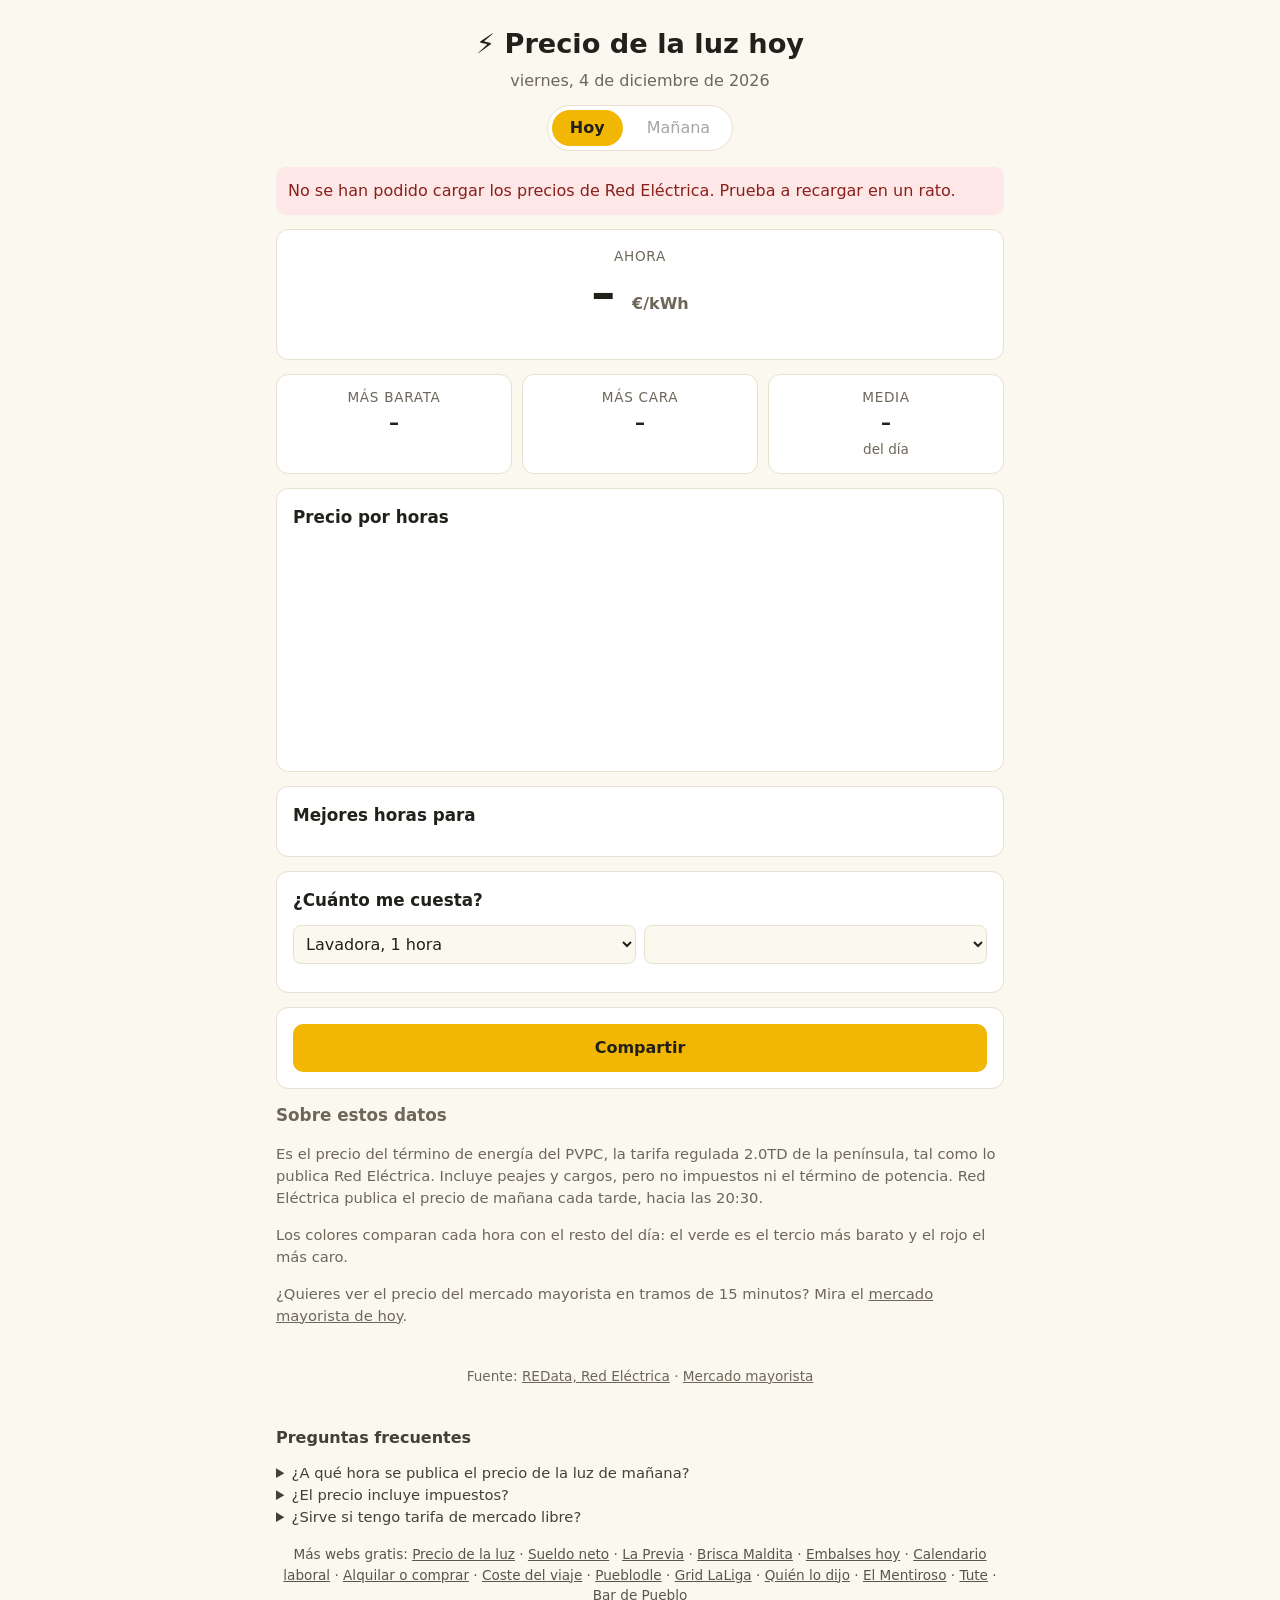
<file: index.html>
<!DOCTYPE html>
<html lang="es">
<head>
<meta charset="UTF-8">
<meta name="viewport" content="width=device-width, initial-scale=1, viewport-fit=cover">
<title>Precio de la luz hoy por horas — PVPC actualizado</title>
<meta name="description" content="Precio de la luz hoy y mañana por horas (PVPC). Hora más barata y más cara, mejores horas para poner la lavadora o cargar el coche. Datos oficiales de Red Eléctrica.">
<link rel="canonical" href="https://adrianezd.github.io/precio-luz-hoy/">
<link rel="icon" type="image/svg+xml" href="favicon.svg">
<link rel="manifest" href="manifest.json">
<meta name="theme-color" content="#f2b705">
<meta property="og:type" content="website">
<meta property="og:title" content="Precio de la luz hoy por horas">
<meta property="og:description" content="Hora más barata, más cara y mejores horas para la lavadora. Datos oficiales de Red Eléctrica.">
<meta property="og:url" content="https://adrianezd.github.io/precio-luz-hoy/">
<meta property="og:locale" content="es_ES">
<link rel="stylesheet" href="style.css">
<!-- seo -->
<meta name="keywords" content="precio luz hoy, precio luz mañana, pvpc, precio luz por horas, hora más barata luz, mercado mayorista">
<meta name="robots" content="index, follow, max-image-preview:large">
<meta name="author" content="adrianezd">
<meta property="og:site_name" content="Precio de la luz hoy">
<meta property="og:image" content="https://adrianezd.github.io/precio-luz-hoy/favicon.svg">
<meta name="twitter:card" content="summary">
<meta name="twitter:title" content="Precio de la luz hoy">
<meta name="twitter:description" content="Precio de la luz hoy y mañana por horas (PVPC), con la hora más barata y la más cara. Datos oficiales de Red Eléctrica.">
<script type="application/ld+json">{"@context":"https://schema.org","@graph":[{"@type":"WebApplication","name":"Precio de la luz hoy","url":"https://adrianezd.github.io/precio-luz-hoy/","description":"Precio de la luz hoy y mañana por horas (PVPC), con la hora más barata y la más cara. Datos oficiales de Red Eléctrica.","inLanguage":"es","applicationCategory":"UtilitiesApplication","operatingSystem":"Any","isAccessibleForFree":true,"offers":{"@type":"Offer","price":"0","priceCurrency":"EUR"},"author":{"@type":"Person","name":"adrianezd"}},{"@type":"FAQPage","mainEntity":[{"@type":"Question","name":"¿A qué hora se publica el precio de la luz de mañana?","acceptedAnswer":{"@type":"Answer","text":"Red Eléctrica publica el PVPC del día siguiente cada tarde, hacia las 20:30."}},{"@type":"Question","name":"¿El precio incluye impuestos?","acceptedAnswer":{"@type":"Answer","text":"No. Es el término de energía del PVPC con peajes y cargos, sin IVA, impuesto eléctrico ni término de potencia."}},{"@type":"Question","name":"¿Sirve si tengo tarifa de mercado libre?","acceptedAnswer":{"@type":"Answer","text":"Solo de referencia. Con tarifa libre pagas el precio que marque tu contrato, no el PVPC."}}]}]}</script>
<!-- /seo -->
</head>
<body>
<header class="top">
  <h1>⚡ Precio de la luz <span id="titDia">hoy</span></h1>
  <p class="sub" id="fecha">Cargando datos de Red Eléctrica…</p>
  <div class="tabs">
    <button class="tab activa" data-dia="hoy">Hoy</button>
    <button class="tab" data-dia="manana">Mañana</button>
  </div>
</header>

<main>
  <p id="error" class="aviso" hidden></p>

  <section class="tarjeta ahora" id="bloqueAhora">
    <div class="etq" id="etqAhora">Ahora</div>
    <div class="grande"><span id="precioAhora">–</span> <small>€/kWh</small></div>
    <div class="nivel" id="nivelAhora"></div>
  </section>

  <section class="cifras">
    <div class="tarjeta"><div class="etq">Más barata</div><b id="minP">–</b><span id="minH"></span></div>
    <div class="tarjeta"><div class="etq">Más cara</div><b id="maxP">–</b><span id="maxH"></span></div>
    <div class="tarjeta"><div class="etq">Media</div><b id="medP">–</b><span>del día</span></div>
  </section>

  <section class="tarjeta">
    <h2>Precio por horas</h2>
    <div id="grafica" class="grafica"></div>
  </section>

  <section class="tarjeta">
    <h2>Mejores horas para</h2>
    <ul class="mejores" id="mejores"></ul>
  </section>

  <section class="tarjeta">
    <h2>¿Cuánto me cuesta?</h2>
    <div class="calc">
      <select id="aparato">
        <option value="2|1">Lavadora, 1 hora</option>
        <option value="1.8|1.5">Lavavajillas, 1,5 horas</option>
        <option value="2.5|1">Secadora, 1 hora</option>
        <option value="2|0.5">Horno, 30 minutos</option>
        <option value="1|1">Aire acondicionado, 1 hora</option>
        <option value="7.4|4">Coche eléctrico, 4 horas</option>
      </select>
      <select id="horaCalc"></select>
    </div>
    <p class="resultado" id="coste"></p>
  </section>

  <section class="tarjeta">
    <button class="boton" id="compartir">Compartir</button>
  </section>

  <section class="texto">
    <h2>Sobre estos datos</h2>
    <p>Es el precio del término de energía del PVPC, la tarifa regulada 2.0TD de la península, tal como lo publica Red Eléctrica. Incluye peajes y cargos, pero no impuestos ni el término de potencia. Red Eléctrica publica el precio de mañana cada tarde, hacia las 20:30.</p>
    <p>Los colores comparan cada hora con el resto del día: el verde es el tercio más barato y el rojo el más caro.</p>
    <p>¿Quieres ver el precio del mercado mayorista en tramos de 15 minutos? Mira el <a href="mayorista/">mercado mayorista de hoy</a>.</p>
  </section>
</main>
<footer>Fuente: <a href="https://www.ree.es/es/apidatos" rel="noopener">REData, Red Eléctrica</a> · <a href="mayorista/">Mercado mayorista</a></footer>
<!-- red -->
<section class="seo-faq" style="max-width:760px;margin:0 auto;padding:8px 16px;font-size:.92rem;opacity:.85"><h2 style="font-size:1rem">Preguntas frecuentes</h2><details><summary>¿A qué hora se publica el precio de la luz de mañana?</summary><p>Red Eléctrica publica el PVPC del día siguiente cada tarde, hacia las 20:30.</p></details><details><summary>¿El precio incluye impuestos?</summary><p>No. Es el término de energía del PVPC con peajes y cargos, sin IVA, impuesto eléctrico ni término de potencia.</p></details><details><summary>¿Sirve si tengo tarifa de mercado libre?</summary><p>Solo de referencia. Con tarifa libre pagas el precio que marque tu contrato, no el PVPC.</p></details></section>
<nav class="seo-red" style="max-width:760px;margin:0 auto;padding:8px 16px 28px;font-size:.85rem;opacity:.75;text-align:center">Más webs gratis: <a href="https://adrianezd.github.io/precio-luz-hoy/">Precio de la luz</a> · <a href="https://adrianezd.github.io/sueldo-neto/">Sueldo neto</a> · <a href="https://adrianezd.github.io/la-previa/">La Previa</a> · <a href="https://adrianezd.github.io/brisca-maldita/">Brisca Maldita</a> · <a href="https://adrianezd.github.io/embalses-hoy/">Embalses hoy</a> · <a href="https://adrianezd.github.io/calendario-laboral/">Calendario laboral</a> · <a href="https://adrianezd.github.io/alquilar-o-comprar/">Alquilar o comprar</a> · <a href="https://adrianezd.github.io/coste-viaje/">Coste del viaje</a> · <a href="https://adrianezd.github.io/pueblodle/">Pueblodle</a> · <a href="https://adrianezd.github.io/grid-laliga/">Grid LaLiga</a> · <a href="https://adrianezd.github.io/quien-lo-dijo/">Quién lo dijo</a> · <a href="https://adrianezd.github.io/el-mentiroso/">El Mentiroso</a> · <a href="https://adrianezd.github.io/tute/">Tute</a> · <a href="https://adrianezd.github.io/bar-de-pueblo/">Bar de Pueblo</a></nav>
<!-- /red -->
<script src="script.js"></script>
</body>
</html>
</file>
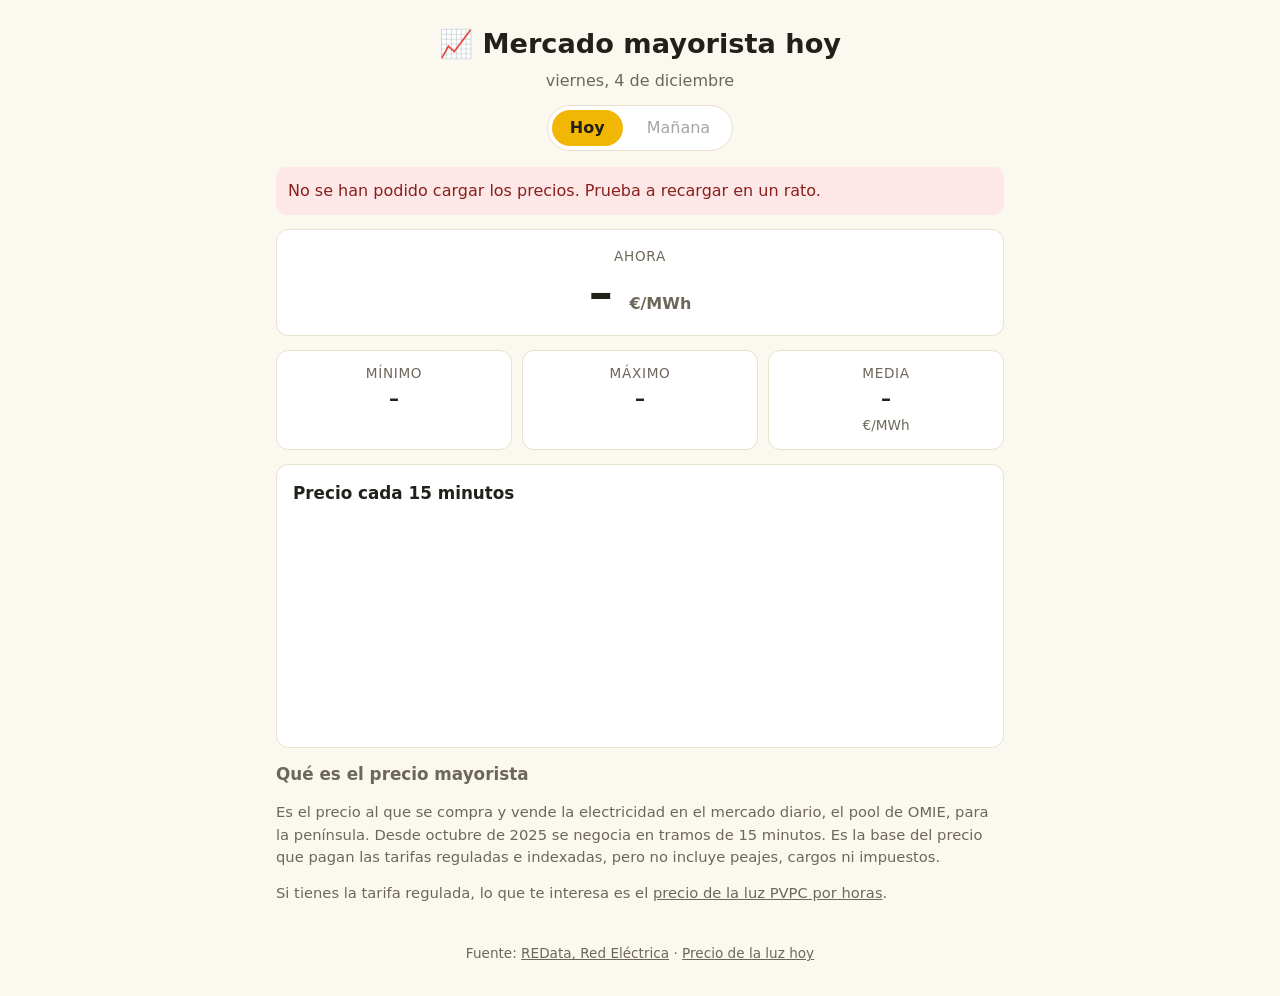
<file: mayorista/index.html>
<!DOCTYPE html>
<html lang="es">
<head>
<meta charset="UTF-8">
<meta name="viewport" content="width=device-width, initial-scale=1, viewport-fit=cover">
<title>Precio de la luz en el mercado mayorista hoy — Cuartos de hora</title>
<meta name="description" content="Precio del mercado mayorista de electricidad (pool, OMIE) de hoy y mañana en tramos de 15 minutos, con el mínimo, el máximo y la media. Datos de Red Eléctrica.">
<link rel="canonical" href="https://adrianezd.github.io/precio-luz-hoy/mayorista/">
<link rel="icon" type="image/svg+xml" href="../favicon.svg">
<meta name="theme-color" content="#f2b705">
<meta property="og:type" content="website">
<meta property="og:title" content="Precio mayorista de la luz hoy">
<meta property="og:description" content="El pool eléctrico en tramos de 15 minutos, hoy y mañana.">
<meta property="og:url" content="https://adrianezd.github.io/precio-luz-hoy/mayorista/">
<meta property="og:locale" content="es_ES">
<link rel="stylesheet" href="../style.css">
<style>.grafica { gap: 0; } .barra { border-radius: 0; } .barra .h { display: none; } .barra.marca .h { display: block; }</style>
</head>
<body>
<header class="top">
  <h1>📈 Mercado mayorista <span id="titDia">hoy</span></h1>
  <p class="sub" id="fecha">Cargando datos de Red Eléctrica…</p>
  <div class="tabs">
    <button class="tab activa" data-dia="hoy">Hoy</button>
    <button class="tab" data-dia="manana">Mañana</button>
  </div>
</header>
<main>
  <p id="error" class="aviso" hidden></p>
  <section class="tarjeta ahora" id="bloqueAhora">
    <div class="etq" id="etqAhora">Ahora</div>
    <div class="grande"><span id="precioAhora">–</span> <small>€/MWh</small></div>
  </section>
  <section class="cifras">
    <div class="tarjeta"><div class="etq">Mínimo</div><b id="minP">–</b><span id="minH"></span></div>
    <div class="tarjeta"><div class="etq">Máximo</div><b id="maxP">–</b><span id="maxH"></span></div>
    <div class="tarjeta"><div class="etq">Media</div><b id="medP">–</b><span>€/MWh</span></div>
  </section>
  <section class="tarjeta">
    <h2>Precio cada 15 minutos</h2>
    <div id="grafica" class="grafica"></div>
  </section>
  <section class="texto">
    <h2>Qué es el precio mayorista</h2>
    <p>Es el precio al que se compra y vende la electricidad en el mercado diario, el pool de OMIE, para la península. Desde octubre de 2025 se negocia en tramos de 15 minutos. Es la base del precio que pagan las tarifas reguladas e indexadas, pero no incluye peajes, cargos ni impuestos.</p>
    <p>Si tienes la tarifa regulada, lo que te interesa es el <a href="../">precio de la luz PVPC por horas</a>.</p>
  </section>
</main>
<footer>Fuente: <a href="https://www.ree.es/es/apidatos" rel="noopener">REData, Red Eléctrica</a> · <a href="../">Precio de la luz hoy</a></footer>
<script src="mayorista.js"></script>
</body>
</html>
</file>
<file: style.css>
[hidden] { display: none !important; }
:root {
  --bg: #fbf8ef; --card: #fff; --text: #22201a; --muted: #6d675a; --border: #e8e1cf;
  --accent: #f2b705; --bajo: #2f9e6e; --medio: #e0a21b; --alto: #d9534f; --radius: 12px;
}
@media (prefers-color-scheme: dark) {
  :root { --bg: #16150f; --card: #22201a; --text: #f3efe2; --muted: #aaa391; --border: #38342a; }
}
* { box-sizing: border-box; }
body { margin: 0; background: var(--bg); color: var(--text); font: 16px/1.5 system-ui, -apple-system, Segoe UI, Roboto, sans-serif; }
.top { text-align: center; padding: 24px 16px 8px; }
h1 { margin: 0; font-size: 1.7rem; }
h2 { font-size: 1.05rem; margin: 0 0 12px; }
.sub { color: var(--muted); margin: 4px 0 12px; }
.tabs { display: inline-flex; gap: 6px; background: var(--card); border: 1px solid var(--border); border-radius: 999px; padding: 4px; }
.tab { border: 0; background: none; color: var(--text); padding: 6px 18px; border-radius: 999px; font: inherit; cursor: pointer; }
.tab.activa { background: var(--accent); color: #22201a; font-weight: 700; }
.tab:disabled { opacity: .4; cursor: default; }
main { max-width: 760px; margin: 0 auto; padding: 8px 16px 24px; display: grid; gap: 14px; }
.tarjeta { background: var(--card); border: 1px solid var(--border); border-radius: var(--radius); padding: 16px; }
.ahora { text-align: center; }
.etq { color: var(--muted); font-size: .85rem; text-transform: uppercase; letter-spacing: .05em; }
.grande { font-size: 3rem; font-weight: 800; line-height: 1.1; font-variant-numeric: tabular-nums; }
.grande small { font-size: 1rem; font-weight: 600; color: var(--muted); }
.nivel { display: inline-block; margin-top: 6px; padding: 2px 12px; border-radius: 999px; color: #fff; font-weight: 700; font-size: .9rem; }
.cifras { display: grid; grid-template-columns: repeat(3, 1fr); gap: 10px; }
.cifras .tarjeta { text-align: center; padding: 12px 6px; }
.cifras b { display: block; font-size: 1.25rem; font-variant-numeric: tabular-nums; }
.cifras span { color: var(--muted); font-size: .85rem; }
.grafica { display: grid; grid-template-columns: repeat(24, 1fr); align-items: end; gap: 2px; height: 190px; }
.barra { position: relative; border-radius: 3px 3px 0 0; min-height: 4px; }
.barra.actual { outline: 2px solid var(--text); outline-offset: 1px; }
.barra .h { position: absolute; bottom: -20px; left: 50%; transform: translateX(-50%); font-size: .65rem; color: var(--muted); }
.grafica { margin-bottom: 22px; }
.mejores { list-style: none; margin: 0; padding: 0; display: grid; gap: 8px; }
.mejores li { display: flex; justify-content: space-between; gap: 10px; border-bottom: 1px solid var(--border); padding-bottom: 8px; }
.mejores li:last-child { border: 0; }
.calc { display: flex; gap: 8px; flex-wrap: wrap; }
select { flex: 1; min-width: 150px; padding: 8px; border-radius: 8px; border: 1px solid var(--border); background: var(--bg); color: var(--text); font: inherit; }
.resultado { font-size: 1.1rem; margin: 12px 0 0; }
.boton { width: 100%; border: 0; background: var(--accent); color: #22201a; font: inherit; font-weight: 700; padding: 12px; border-radius: 10px; cursor: pointer; }
.aviso { background: #fde8e7; color: #8a1f1b; padding: 12px; border-radius: 10px; margin: 0; }
.texto { color: var(--muted); font-size: .92rem; }
footer { text-align: center; color: var(--muted); font-size: .85rem; padding: 0 16px 32px; }
a { color: inherit; }
@media (max-width: 480px) { .grande { font-size: 2.4rem; } .barra .h { display: none; } .barra:nth-child(6n+1) .h { display: block; } }
</file>
